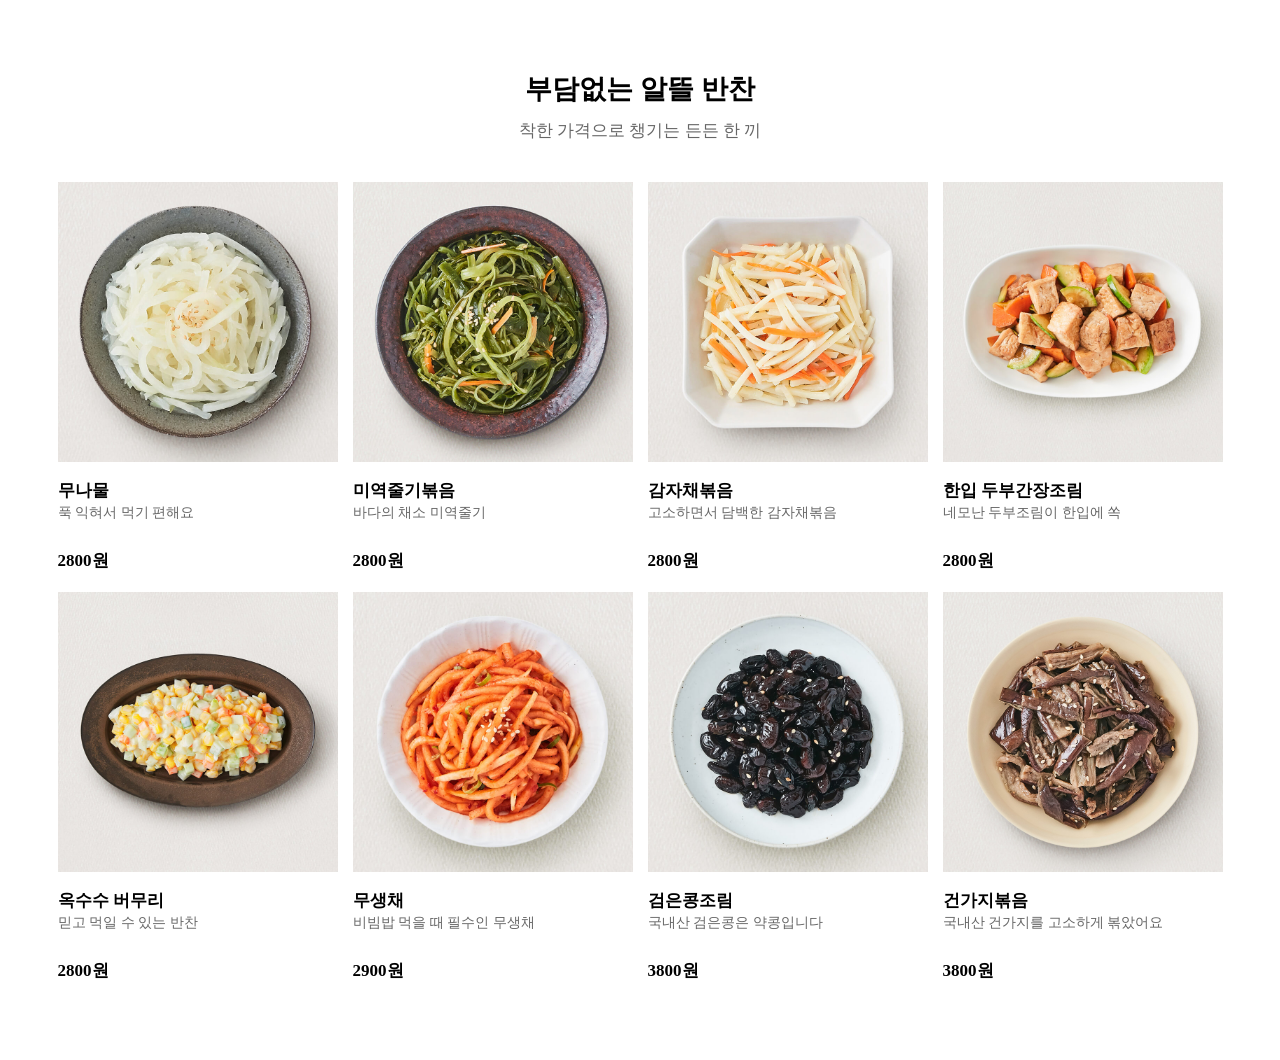
<file: index.html>
<!DOCTYPE html>
<html lang="ko">

<head>
  <meta charset="UTF-8" />
  <title>집반찬</title>
  
  
  <link href="css/reset.css" rel="stylesheet">
  <link href="css/main.css" rel="stylesheet">

</head>

<body>



  <main class="container">
    <div class="banchan section-grid">
      <h3>부담없는 알뜰 반찬</h3>
      <p>착한 가격으로 챙기는 든든 한 끼</p>

      <!-- 여기 안에 JS로 카드들이 채워짐 -->
      <!-- <a href="#">
        <div class="product-card">
          <img src="img/01_banchan/banchan1.jpg" alt="">
          <h4>무나물</h4>
          <p>푹 익혀서 먹기 편해요</p>
          <h5>2800원</h5>
        </div>
      </a> -->

    


    </div>

  </main>

   <!-- defer (실행을 뒤로 미룬다.) : HTML 문서가 모두 해석된 후 JavaScript 실행 -->
  <script src="./js/dataload1.js" defer>  </script>

</body>

</html>
</file>
<file: css/main.css>
@charset "utf-8";
 /* ========== Layout 공통 컨테이너 ========== */
    .container {
      max-width: 1200px;
      width: 100%;
      margin: 0 auto;
      display: flex;
      justify-content: center;
      flex-wrap: wrap;
      align-content: center;
      justify-content: space-between;
    }

    /* ========== Header ========== */
    header {
      min-height: 150px;
      /* 데모용 고정 높이 */
      align-items: center;

    }


    /* ========== Main ========== */
    main {
      min-height: 600px;
      /* 나중에 콘텐츠 늘어남 */
    }

    .section-grid {
      display: flex;
      flex-wrap: wrap;
      justify-content: center;
      align-content: center;
      gap: 15px;
      margin: 30px 0px;
    }

    .banchan {
      width: 100%;
      min-height: 1000px;
    }

    div>h3 {
      width: 100%;
      font-size: 27px;
      text-align: center;
      line-height: 30px;
    }

    div>p {
      width: 100%;
      font-size: 17px;
      text-align: center;
      color: #666;
      margin-bottom: 25px;
    }

    .product-card {
      width: 280px;
      height: 395px;
      display: flex;
      flex-direction: column;
      gap: 2px;

    }

    .product-card>img,
    .md-card>img {
      width: 100%;
      margin: 0 0 15px 0;
    }

    .product-card>h4,
    .md-card>h4 {
      font-size: 17px;
      color: #000
    }

    .product-card>p,
    .md-card>p {
      font-size: 14px;
      color: #666;
      text-align: left;
    }

    .product-card>h5,
    .md-card>h5 {
      font-size: 17px;
      color: #000;
    }

    .md-card {
      width: 280px;
      height: 515px;
    }
</file>
